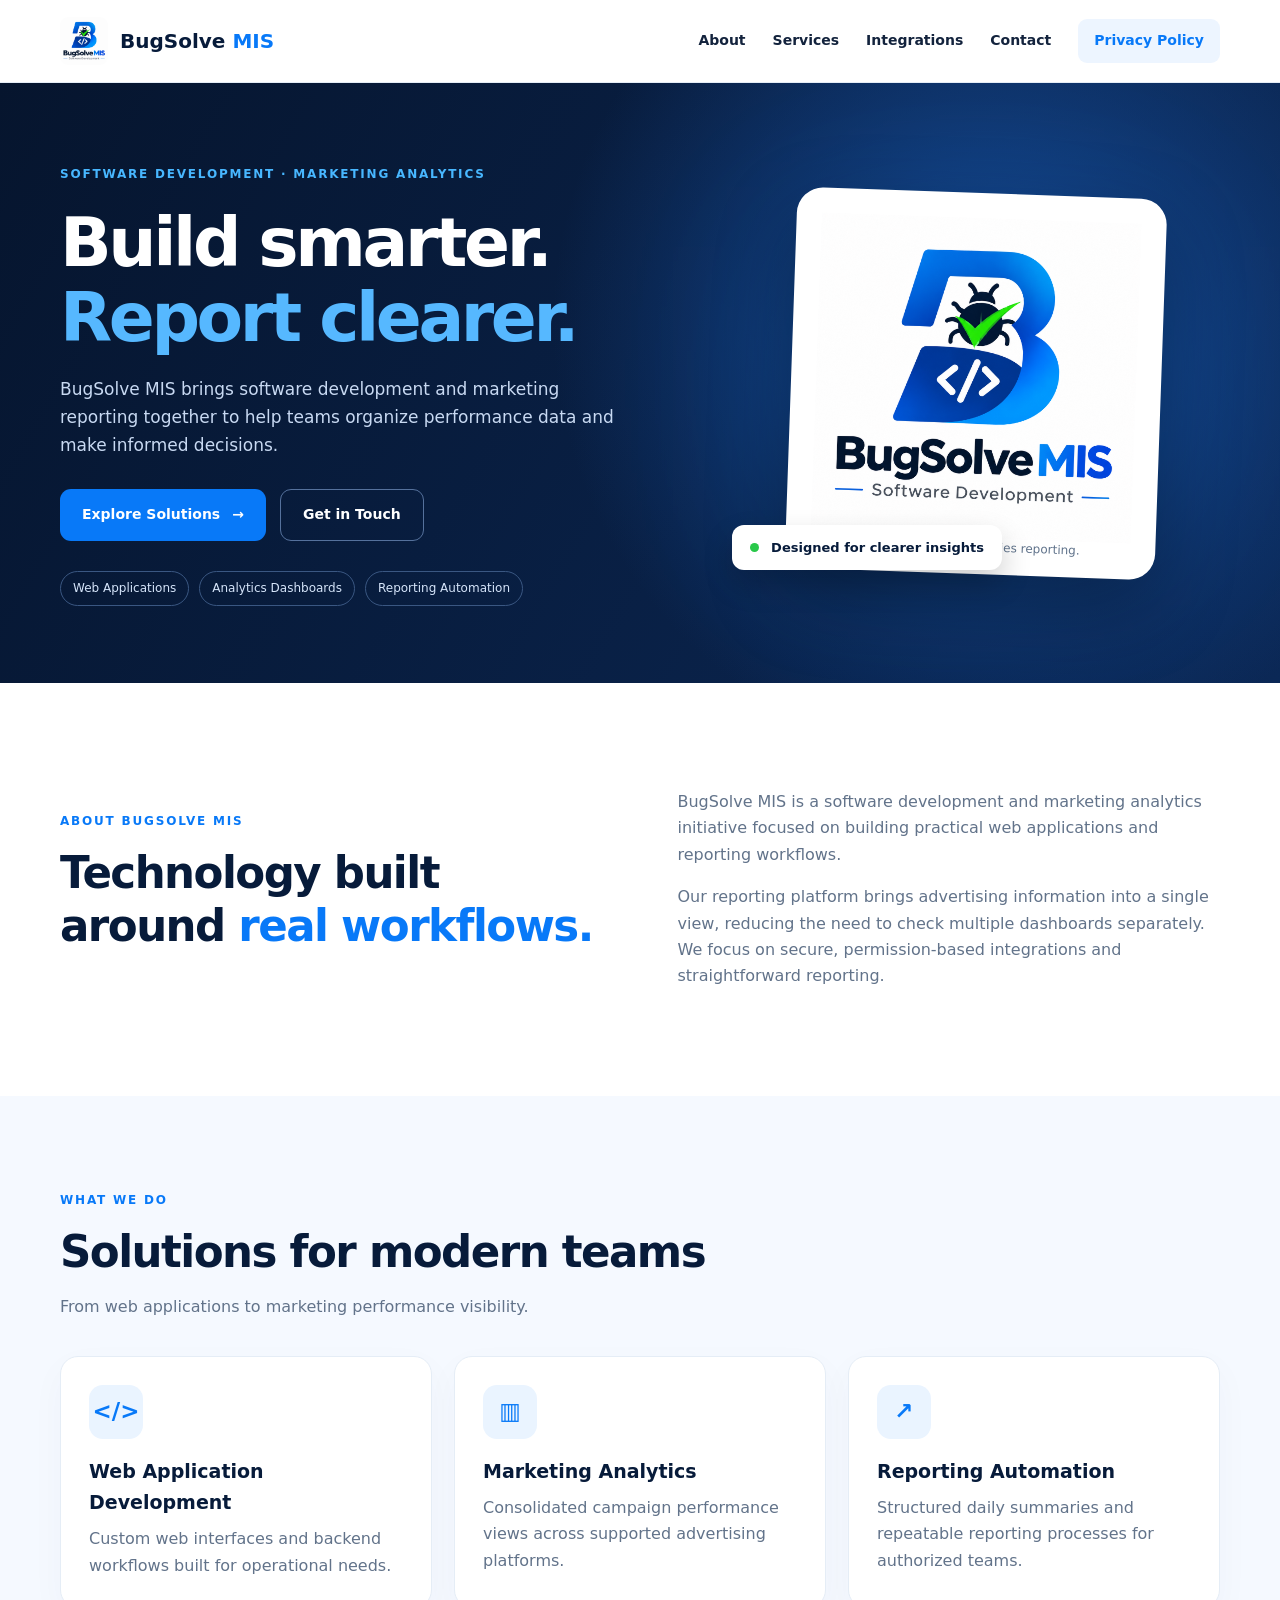
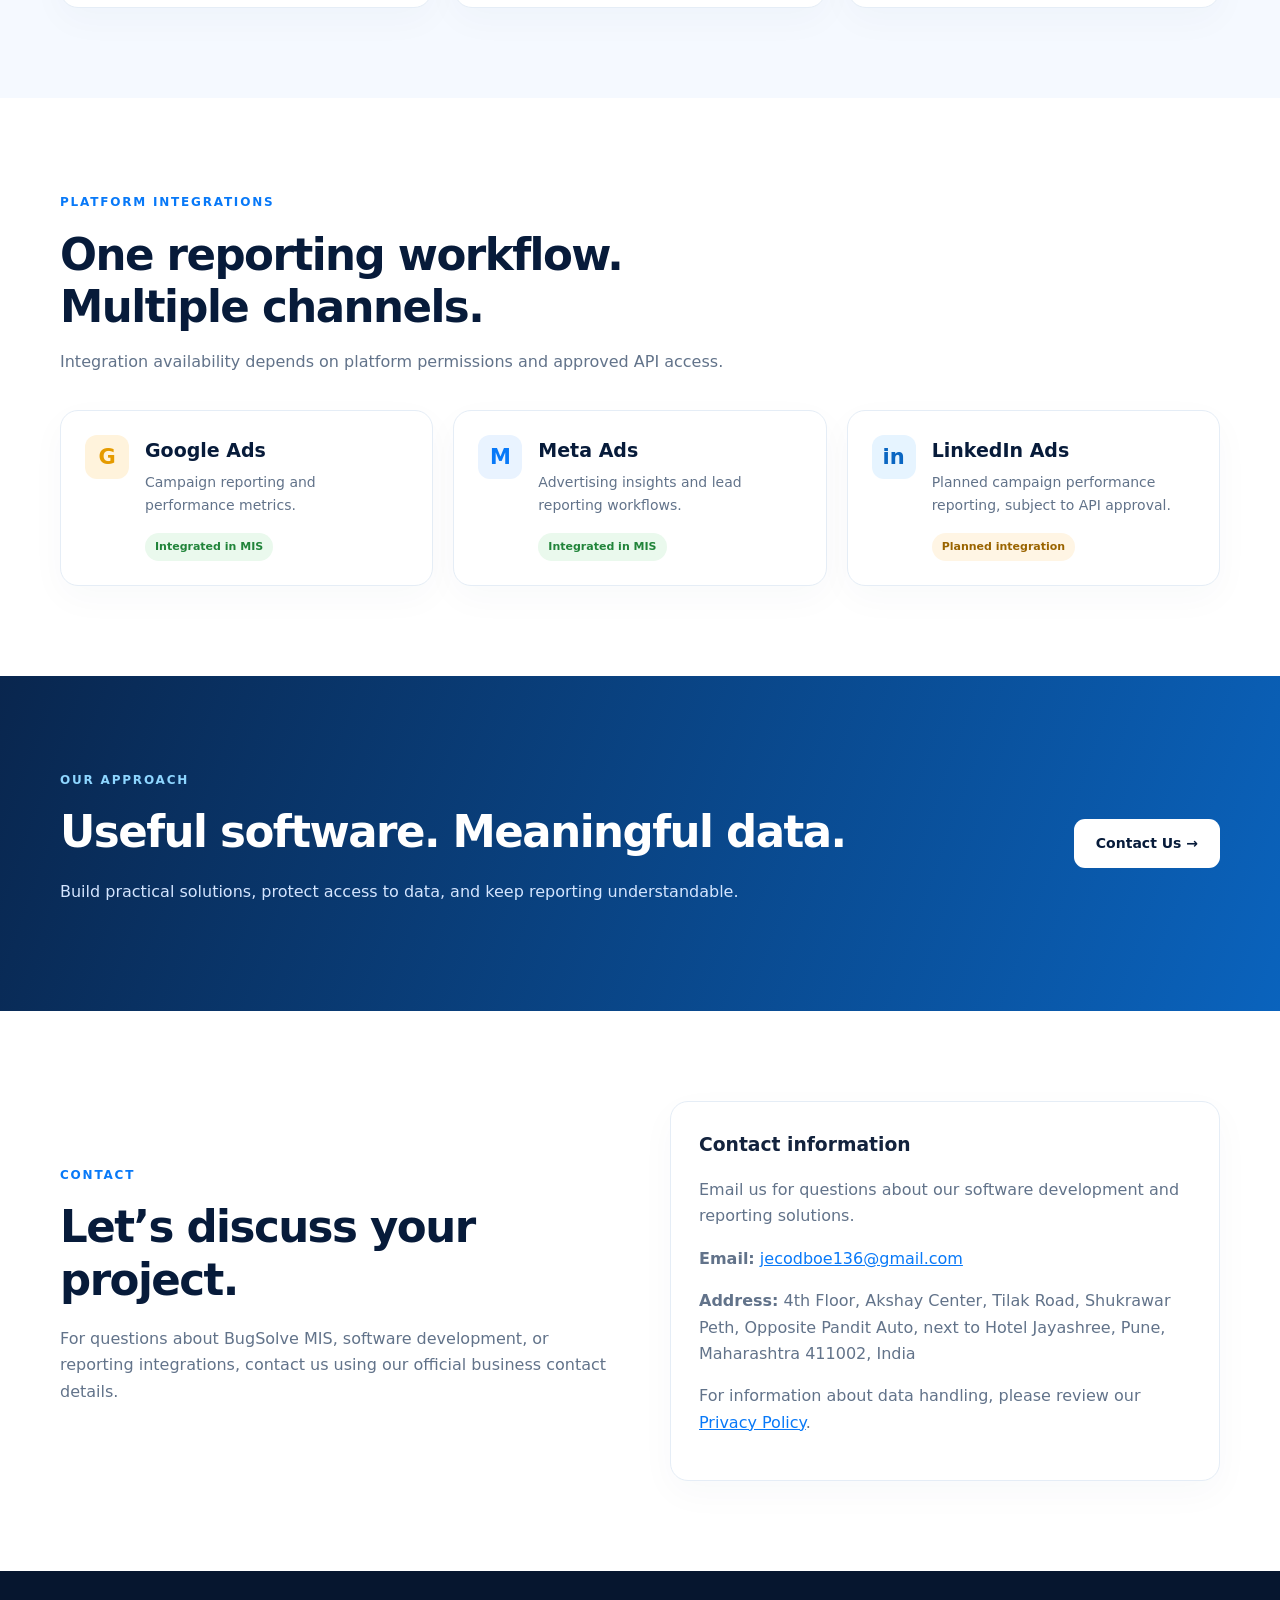
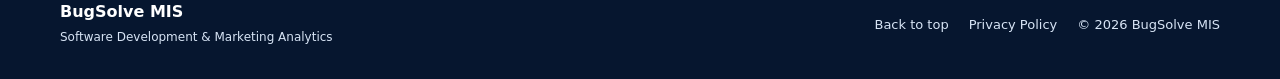
<file: index.html>
<!doctype html>
<html lang="en">
<head>
  <meta charset="utf-8">
  <meta name="viewport" content="width=device-width, initial-scale=1">
  <meta name="description" content="BugSolve MIS — software development and marketing analytics solutions.">
  <meta name="theme-color" content="#071b3a">
  <title>BugSolve MIS | Software Development & Marketing Analytics</title>
  <link rel="icon" href="assets/logo.png" type="image/png">
  <link rel="stylesheet" href="style.css">
</head>
<body>
  <header class="site-header">
    <div class="container nav">
      <a class="brand" href="#home" aria-label="BugSolve MIS home"><img src="assets/logo.png" alt="BugSolve MIS logo"><span>BugSolve <strong>MIS</strong></span></a>
      <nav aria-label="Main navigation"><a href="#about">About</a><a href="#services">Services</a><a href="#integrations">Integrations</a><a href="#contact">Contact</a><a class="nav-cta" href="privacy.html">Privacy Policy</a></nav>
    </div>
  </header>
  <main>
    <section id="home" class="hero"><div class="container hero-grid">
      <div><span class="eyebrow">SOFTWARE DEVELOPMENT · MARKETING ANALYTICS</span><h1>Build smarter.<br><span>Report clearer.</span></h1><p>BugSolve MIS brings software development and marketing reporting together to help teams organize performance data and make informed decisions.</p><div class="actions"><a class="btn primary" href="#services">Explore Solutions <span aria-hidden="true">→</span></a><a class="btn secondary" href="#contact">Get in Touch</a></div><div class="hero-tags"><span>Web Applications</span><span>Analytics Dashboards</span><span>Reporting Automation</span></div></div>
      <div class="hero-visual"><div class="glow"></div><div class="logo-panel"><img src="assets/logo.png" alt="BugSolve MIS software development brand logo"><p>Technology that simplifies reporting.</p></div><div class="floating-note"><span class="dot"></span> Designed for clearer insights</div></div>
    </div></section>
    <section id="about" class="section"><div class="container about-grid"><div><span class="section-label">ABOUT BUGSOLVE MIS</span><h2>Technology built around <span>real workflows.</span></h2></div><div><p>BugSolve MIS is a software development and marketing analytics initiative focused on building practical web applications and reporting workflows.</p><p>Our reporting platform brings advertising information into a single view, reducing the need to check multiple dashboards separately. We focus on secure, permission-based integrations and straightforward reporting.</p></div></div></section>
    <section id="services" class="section soft"><div class="container"><div class="section-head"><span class="section-label">WHAT WE DO</span><h2>Solutions for modern teams</h2><p>From web applications to marketing performance visibility.</p></div><div class="cards"><article class="service-card"><span class="card-icon">&lt;/&gt;</span><h3>Web Application Development</h3><p>Custom web interfaces and backend workflows built for operational needs.</p></article><article class="service-card"><span class="card-icon">▥</span><h3>Marketing Analytics</h3><p>Consolidated campaign performance views across supported advertising platforms.</p></article><article class="service-card"><span class="card-icon">↗</span><h3>Reporting Automation</h3><p>Structured daily summaries and repeatable reporting processes for authorized teams.</p></article></div></div></section>
    <section id="integrations" class="section"><div class="container"><div class="section-head"><span class="section-label">PLATFORM INTEGRATIONS</span><h2>One reporting workflow. Multiple channels.</h2><p>Integration availability depends on platform permissions and approved API access.</p></div><div class="integration-grid"><article class="integration"><div class="platform-icon google">G</div><div><h3>Google Ads</h3><p>Campaign reporting and performance metrics.</p><span class="status current">Integrated in MIS</span></div></article><article class="integration"><div class="platform-icon meta">M</div><div><h3>Meta Ads</h3><p>Advertising insights and lead reporting workflows.</p><span class="status current">Integrated in MIS</span></div></article><article class="integration"><div class="platform-icon linkedin">in</div><div><h3>LinkedIn Ads</h3><p>Planned campaign performance reporting, subject to API approval.</p><span class="status planned">Planned integration</span></div></article></div></div></section>
    <section class="section banner"><div class="container banner-inner"><div><span class="section-label">OUR APPROACH</span><h2>Useful software. Meaningful data.</h2><p>Build practical solutions, protect access to data, and keep reporting understandable.</p></div><a class="btn light" href="#contact">Contact Us →</a></div></section>
    <section id="contact" class="section"><div class="container contact-grid"><div><span class="section-label">CONTACT</span><h2>Let’s discuss your project.</h2><p>For questions about BugSolve MIS, software development, or reporting integrations, contact us using our official business contact details.</p></div><div class="contact-card"><h3>Contact information</h3><p>Email us for questions about our software development and reporting solutions.</p><p><strong>Email:</strong> <a href="mailto:jecodboe136@gmail.com">jecodboe136@gmail.com</a></p><p><strong>Address:</strong> 4th Floor, Akshay Center, Tilak Road, Shukrawar Peth, Opposite Pandit Auto, next to Hotel Jayashree, Pune, Maharashtra 411002, India</p><p>For information about data handling, please review our <a href="privacy.html">Privacy Policy</a>.</p></div></div></section>
  </main>
  <footer><div class="container footer-inner"><div><strong>BugSolve MIS</strong><p>Software Development & Marketing Analytics</p></div><div><a href="#home">Back to top</a><a href="privacy.html">Privacy Policy</a><span>© <span id="year">2026</span> BugSolve MIS</span></div></div></footer>
  <script>document.getElementById('year').textContent = new Date().getFullYear();</script>
</body>
</html>
</file>
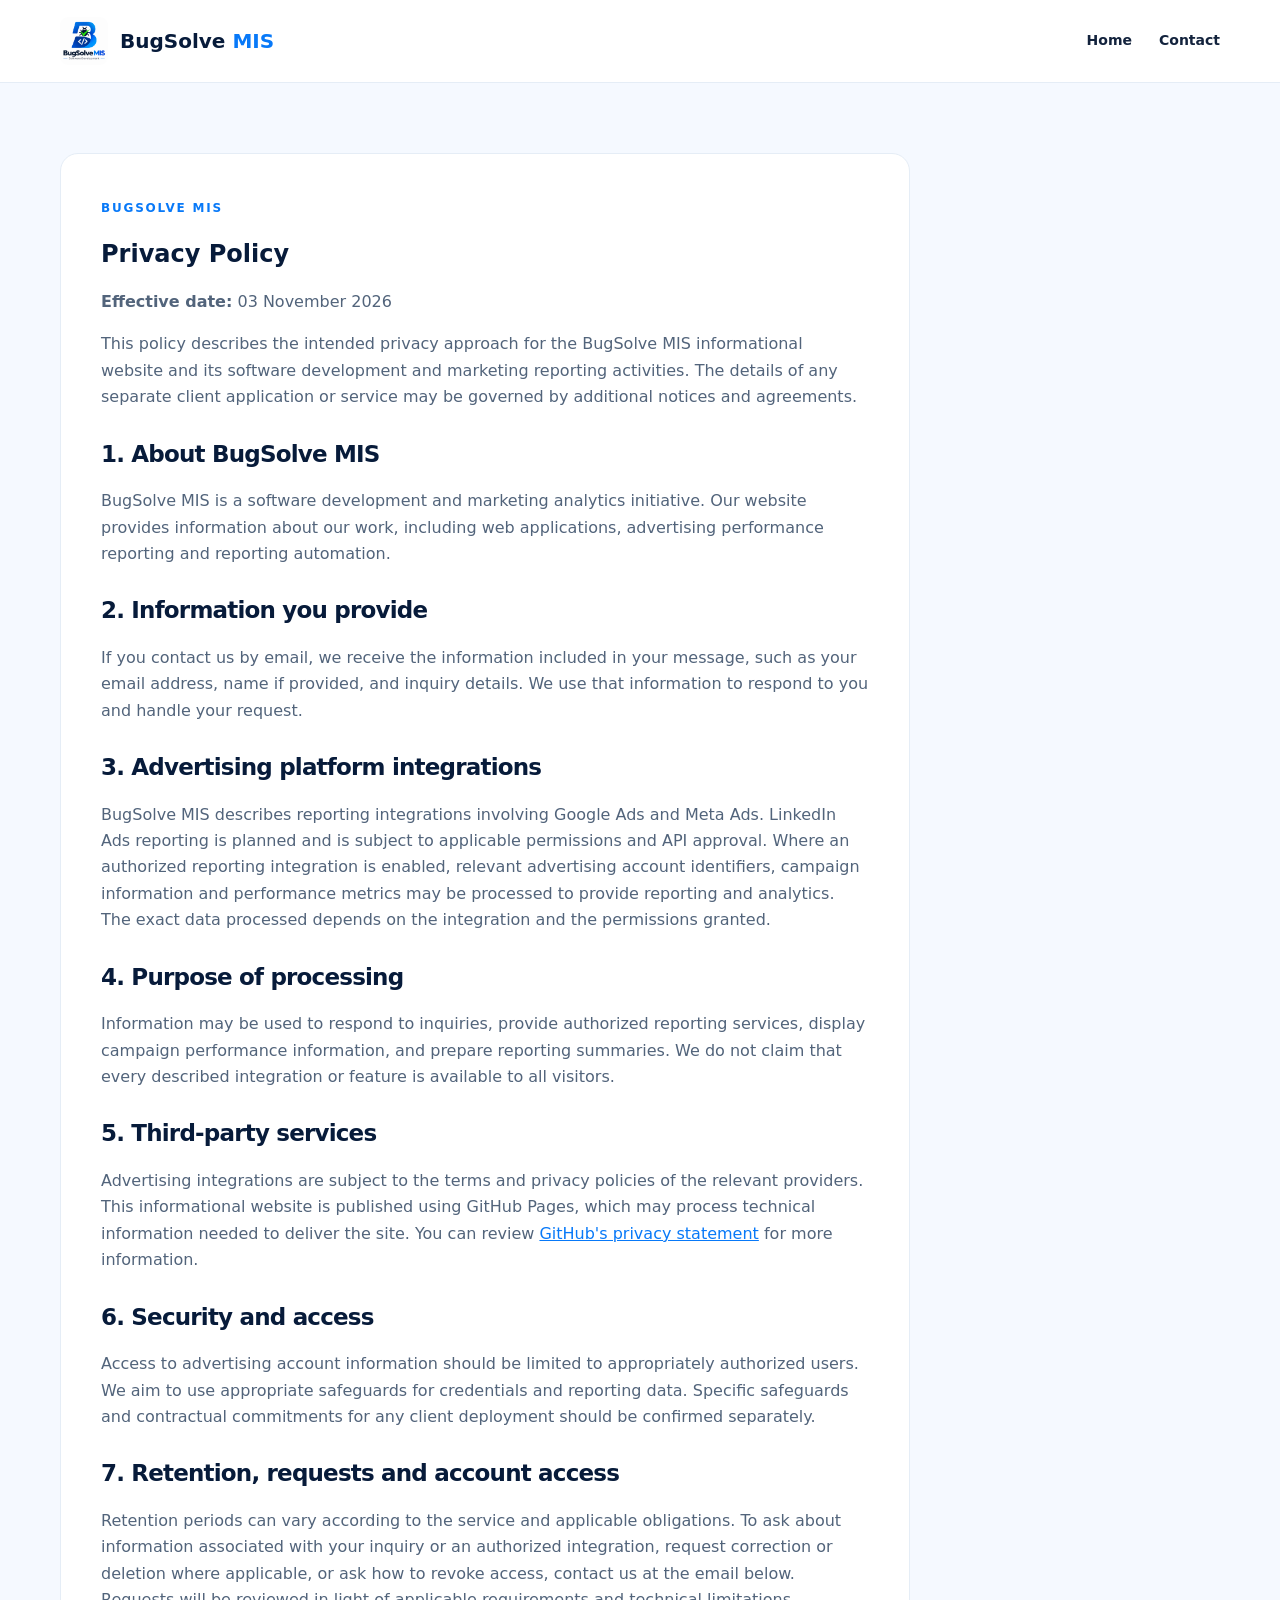
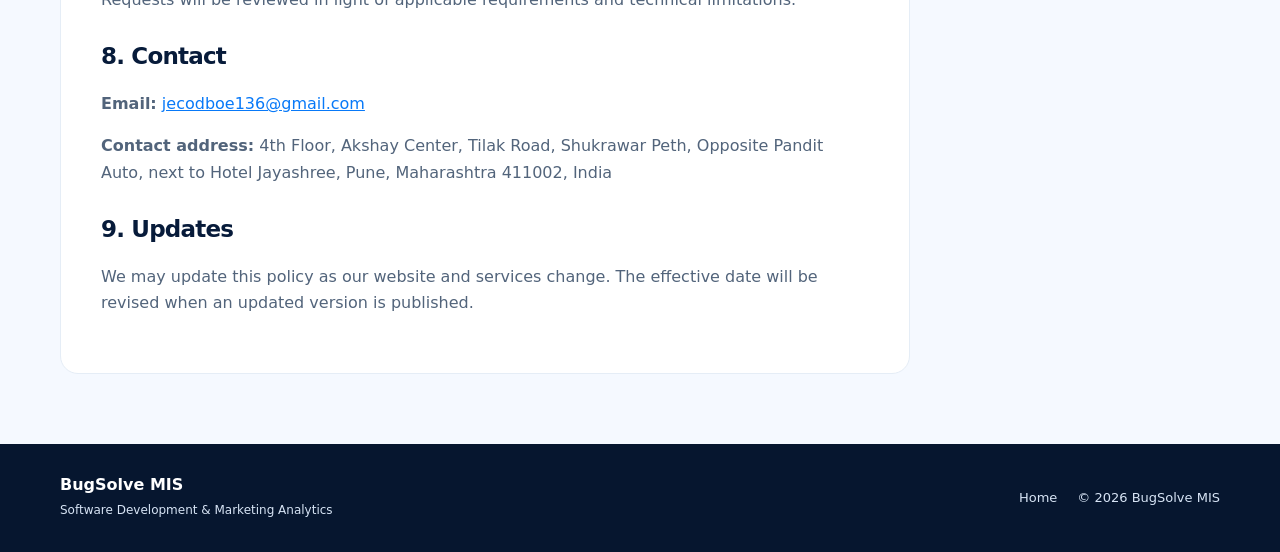
<file: privacy.html>
<!doctype html>
<html lang="en"><head><meta charset="utf-8"><meta name="viewport" content="width=device-width, initial-scale=1"><title>Privacy Policy | BugSolve MIS</title><meta name="description" content="Privacy information and contact details for BugSolve MIS."><link rel="icon" href="assets/logo.png" type="image/png"><link rel="stylesheet" href="style.css"></head><body>
<header class="site-header"><div class="container nav"><a class="brand" href="index.html"><img src="assets/logo.png" alt="BugSolve MIS logo"><span>BugSolve <strong>MIS</strong></span></a><nav aria-label="Main navigation"><a href="index.html">Home</a><a href="index.html#contact">Contact</a></nav></div></header>
<main class="legal-page"><div class="container"><article class="legal-content"><span class="section-label">BUGSOLVE MIS</span><h1>Privacy Policy</h1><p><strong>Effective date:</strong> 03 November 2026</p>
<p>This policy describes the intended privacy approach for the BugSolve MIS informational website and its software development and marketing reporting activities. The details of any separate client application or service may be governed by additional notices and agreements.</p>
<h2>1. About BugSolve MIS</h2><p>BugSolve MIS is a software development and marketing analytics initiative. Our website provides information about our work, including web applications, advertising performance reporting and reporting automation.</p>
<h2>2. Information you provide</h2><p>If you contact us by email, we receive the information included in your message, such as your email address, name if provided, and inquiry details. We use that information to respond to you and handle your request.</p>
<h2>3. Advertising platform integrations</h2><p>BugSolve MIS describes reporting integrations involving Google Ads and Meta Ads. LinkedIn Ads reporting is planned and is subject to applicable permissions and API approval. Where an authorized reporting integration is enabled, relevant advertising account identifiers, campaign information and performance metrics may be processed to provide reporting and analytics. The exact data processed depends on the integration and the permissions granted.</p>
<h2>4. Purpose of processing</h2><p>Information may be used to respond to inquiries, provide authorized reporting services, display campaign performance information, and prepare reporting summaries. We do not claim that every described integration or feature is available to all visitors.</p>
<h2>5. Third-party services</h2><p>Advertising integrations are subject to the terms and privacy policies of the relevant providers. This informational website is published using GitHub Pages, which may process technical information needed to deliver the site. You can review <a href="https://docs.github.com/en/site-policy/privacy-policies/github-general-privacy-statement" target="_blank" rel="noopener noreferrer">GitHub's privacy statement</a> for more information.</p>
<h2>6. Security and access</h2><p>Access to advertising account information should be limited to appropriately authorized users. We aim to use appropriate safeguards for credentials and reporting data. Specific safeguards and contractual commitments for any client deployment should be confirmed separately.</p>
<h2>7. Retention, requests and account access</h2><p>Retention periods can vary according to the service and applicable obligations. To ask about information associated with your inquiry or an authorized integration, request correction or deletion where applicable, or ask how to revoke access, contact us at the email below. Requests will be reviewed in light of applicable requirements and technical limitations.</p>
<h2>8. Contact</h2><p><strong>Email:</strong> <a href="mailto:jecodboe136@gmail.com">jecodboe136@gmail.com</a></p><p><strong>Contact address:</strong> 4th Floor, Akshay Center, Tilak Road, Shukrawar Peth, Opposite Pandit Auto, next to Hotel Jayashree, Pune, Maharashtra 411002, India</p>
<h2>9. Updates</h2><p>We may update this policy as our website and services change. The effective date will be revised when an updated version is published.</p>
</article></div></main><footer><div class="container footer-inner"><div><strong>BugSolve MIS</strong><p>Software Development &amp; Marketing Analytics</p></div><div><a href="index.html">Home</a><span>© 2026 BugSolve MIS</span></div></div></footer></body></html>
</file>
<file: style.css>
:root{--navy:#071b3a;--navy2:#0b2856;--blue:#0879f8;--blue2:#0055d6;--green:#29c84a;--ink:#13233d;--muted:#62738a;--line:#e5edf6;--soft:#f5f9ff;--white:#fff}*{box-sizing:border-box}html{scroll-behavior:smooth}body{margin:0;font-family:Inter,ui-sans-serif,system-ui,-apple-system,"Segoe UI",Arial,sans-serif;color:var(--ink);line-height:1.65}a{color:inherit;text-decoration:none}img{max-width:100%;display:block}.container{width:min(1160px,calc(100% - 40px));margin:auto}.site-header{background:var(--white);position:sticky;top:0;z-index:10;border-bottom:1px solid var(--line)}.nav{display:flex;align-items:center;justify-content:space-between;gap:24px;min-height:82px}.brand{display:flex;align-items:center;gap:12px;font-size:20px;font-weight:800;white-space:nowrap;color:var(--navy)}.brand strong{color:var(--blue)}.brand img{width:48px;height:48px;object-fit:contain;border-radius:9px}.nav nav{display:flex;align-items:center;gap:27px;font-size:14px;font-weight:650}.nav nav a:hover,footer a:hover{color:var(--blue)}.nav-cta{padding:10px 16px;border-radius:9px;background:#edf5ff;color:var(--blue)!important}.hero{background:radial-gradient(circle at 78% 40%,#164a94 0,transparent 42%),linear-gradient(120deg,#06152e,#0b2856);color:#fff;overflow:hidden}.hero-grid{min-height:600px;display:grid;grid-template-columns:1.12fr .88fr;gap:50px;align-items:center;padding-top:72px;padding-bottom:72px}.eyebrow,.section-label{display:inline-block;font-size:12px;letter-spacing:.15em;font-weight:800;color:#48b7ff}.hero h1{font-size:clamp(44px,5.3vw,72px);line-height:1.1;letter-spacing:-.05em;margin:20px 0}.hero h1 span{color:#56b8ff}.hero p{max-width:580px;color:#c8d9f2;font-size:17px}.actions{display:flex;gap:14px;flex-wrap:wrap;margin:30px 0}.btn{display:inline-flex;align-items:center;justify-content:center;gap:12px;border-radius:11px;padding:13px 22px;font-weight:750;font-size:14px;transition:transform .2s,background .2s}.btn:hover{transform:translateY(-2px)}.primary{background:var(--blue);color:#fff}.primary:hover{background:#1492ff}.secondary{border:1px solid #55719c;color:#fff}.hero-tags{display:flex;gap:10px;flex-wrap:wrap}.hero-tags span{font-size:12px;color:#d6e5fa;border:1px solid #3a5782;border-radius:100px;padding:7px 12px}.hero-visual{position:relative;display:grid;place-items:center;min-height:390px}.glow{position:absolute;inset:15%;background:#0879f8;filter:blur(90px);opacity:.3}.logo-panel{position:relative;width:min(370px,90%);padding:25px 25px 16px;border-radius:26px;background:#fff;box-shadow:0 28px 80px #0005;transform:rotate(2deg);text-align:center}.logo-panel img{width:100%;aspect-ratio:1;object-fit:contain}.logo-panel p{color:#60738b;font-size:12px;margin:0}.floating-note{position:absolute;bottom:8px;left:0;background:#fff;color:var(--navy);border-radius:12px;padding:12px 18px;box-shadow:0 14px 30px #0003;font-size:13px;font-weight:750}.dot{display:inline-block;width:9px;height:9px;border-radius:50%;background:var(--green);margin-right:8px}.section{padding:90px 0}.section-label{color:var(--blue)}h2{font-size:clamp(30px,3.4vw,45px);line-height:1.2;letter-spacing:-.035em;margin:14px 0 20px;color:var(--navy)}h2 span{color:var(--blue)}.about-grid{display:grid;grid-template-columns:1fr 1fr;gap:75px;align-items:center}.about-grid p,.section-head p,.contact-grid p{color:var(--muted);font-size:16px}.soft{background:var(--soft)}.section-head{max-width:730px;margin-bottom:35px}.section-head h2{margin-bottom:8px}.cards{display:grid;grid-template-columns:repeat(3,1fr);gap:22px}.service-card,.integration,.contact-card{background:#fff;border:1px solid var(--line);border-radius:18px;padding:28px;box-shadow:0 12px 36px #0b356008}.service-card h3,.integration h3{color:var(--navy);font-size:19px;margin:17px 0 8px}.service-card p,.integration p{color:var(--muted);margin:0}.card-icon{display:grid;place-items:center;width:54px;height:54px;background:#eaf4ff;color:var(--blue);font-size:23px;font-weight:850;border-radius:14px}.integration-grid{display:grid;grid-template-columns:repeat(3,1fr);gap:20px}.integration{display:flex;gap:16px;align-items:flex-start;padding:24px}.integration h3{margin:0 0 4px}.integration p{font-size:14px}.platform-icon{flex:0 0 44px;width:44px;height:44px;display:grid;place-items:center;border-radius:12px;font-size:21px;font-weight:850}.google{background:#fff3dc;color:#e59b00}.meta{background:#e9f3ff;color:#0879f8}.linkedin{background:#e6f4ff;color:#0a66c2}.status{display:inline-block;margin-top:16px;font-size:11px;font-weight:800;border-radius:100px;padding:5px 10px}.current{background:#eaf9ed;color:#21843a}.planned{background:#fff5e4;color:#9a6400}.banner{background:linear-gradient(110deg,#09264e,#0a63bd);color:#fff}.banner h2{color:#fff}.banner p{color:#d4e5ff}.banner .section-label{color:#8ed6ff}.banner-inner{display:flex;align-items:center;justify-content:space-between;gap:30px}.light{background:#fff;color:var(--navy);white-space:nowrap}.contact-grid{display:grid;grid-template-columns:1fr 1fr;gap:60px;align-items:center}.contact-card h3{margin:0 0 12px}.contact-card a{color:var(--blue);text-decoration:underline}.placeholder{color:#9c5510!important;background:#fff8e9;padding:10px 12px;border-radius:8px;font-weight:700}footer{background:#06162f;color:#d7e4f5;padding:28px 0}.footer-inner{display:flex;align-items:center;justify-content:space-between;gap:25px}.footer-inner strong{color:#fff}.footer-inner p{font-size:12px;margin:3px 0}.footer-inner>div:last-child{display:flex;gap:20px;flex-wrap:wrap;font-size:13px}.legal-page{min-height:70vh;background:var(--soft);padding:70px 0}.legal-content{max-width:850px;background:#fff;border:1px solid var(--line);border-radius:18px;padding:40px}.legal-content h1{color:var(--navy);line-height:1.2}.legal-content h2{font-size:23px;margin-top:30px}.legal-content p,.legal-content li{color:#52647b}.legal-content a{color:var(--blue);text-decoration:underline}@media(max-width:950px){.nav{flex-wrap:wrap;padding:12px 0}.nav nav{flex-wrap:wrap;gap:14px}.hero-grid,.about-grid,.contact-grid{grid-template-columns:1fr}.hero-grid{gap:15px}.hero-visual{min-height:360px}.cards,.integration-grid{grid-template-columns:1fr 1fr}.banner-inner{align-items:flex-start;flex-direction:column}}@media(max-width:620px){.container{width:min(100% - 28px,1160px)}.nav{min-height:70px}.brand{font-size:18px}.brand img{width:40px;height:40px}.nav nav{gap:12px;font-size:12px}.nav-cta{padding:6px 10px}.hero-grid{padding:65px 0}.hero h1{font-size:45px}.hero-visual{min-height:300px}.logo-panel{width:260px}.floating-note{left:0;bottom:0}.section{padding:62px 0}.cards,.integration-grid{grid-template-columns:1fr}.service-card,.integration{padding:22px}.footer-inner{align-items:flex-start;flex-direction:column}.legal-content{padding:24px}}
</file>
